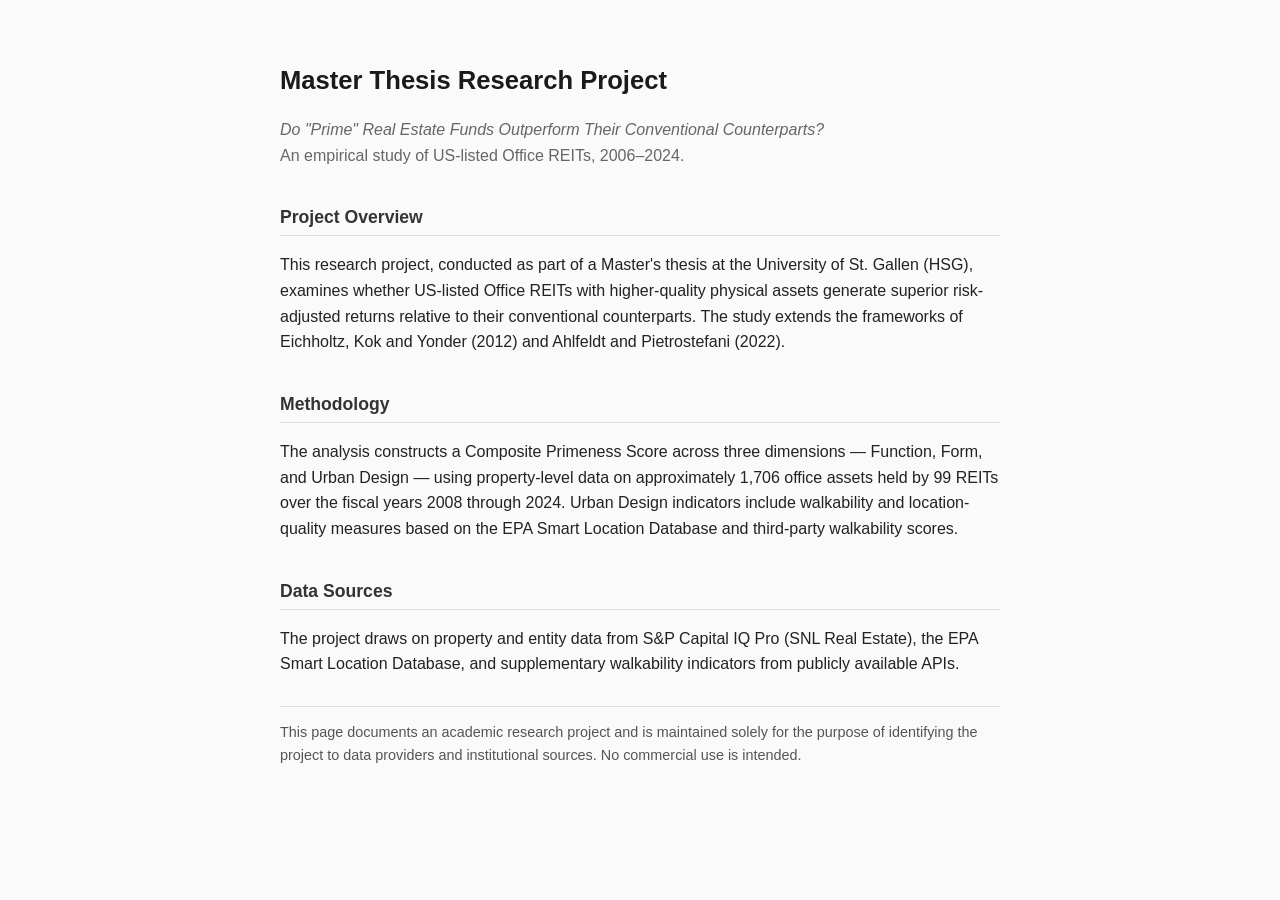
<file: index.html>
<!DOCTYPE html>
<html lang="en">
<head>
    <meta charset="UTF-8">
    <meta name="viewport" content="width=device-width, initial-scale=1.0">
    <title>Master Thesis Project — Alois Blum, University of St. Gallen</title>
    <style>
        body {
            font-family: -apple-system, BlinkMacSystemFont, "Segoe UI", Roboto, sans-serif;
            max-width: 720px;
            margin: 60px auto;
            padding: 0 24px;
            line-height: 1.6;
            color: #222;
            background: #fafafa;
        }
        h1 {
            font-size: 1.6em;
            margin-bottom: 0.2em;
            color: #1a1a1a;
        }
        h2 {
            font-size: 1.1em;
            margin-top: 2em;
            color: #333;
            border-bottom: 1px solid #ddd;
            padding-bottom: 4px;
        }
        .subtitle {
            color: #666;
            font-size: 1em;
            margin-bottom: 2em;
        }
        .meta {
            font-size: 0.9em;
            color: #555;
            margin-top: 2em;
            padding-top: 1em;
            border-top: 1px solid #ddd;
        }
        a { color: #0366d6; text-decoration: none; }
        a:hover { text-decoration: underline; }
    </style>
</head>
<body>
    <h1>Master Thesis Research Project</h1>
    <p class="subtitle">
        <em>Do "Prime" Real Estate Funds Outperform Their Conventional Counterparts?</em><br>
        An empirical study of US-listed Office REITs, 2006–2024.
    </p>

    <h2>Project Overview</h2>
    <p>
        This research project, conducted as part of a Master's thesis at the
        University of St. Gallen (HSG), examines whether US-listed Office REITs
        with higher-quality physical assets generate superior risk-adjusted returns
        relative to their conventional counterparts. The study extends the
        frameworks of Eichholtz, Kok and Yonder (2012) and Ahlfeldt and
        Pietrostefani (2022).
    </p>

    <h2>Methodology</h2>
    <p>
        The analysis constructs a Composite Primeness Score across three
        dimensions — Function, Form, and Urban Design — using property-level data
        on approximately 1,706 office assets held by 99 REITs over the fiscal
        years 2008 through 2024. Urban Design indicators include walkability and
        location-quality measures based on the EPA Smart Location Database and
        third-party walkability scores.
    </p>

    <h2>Data Sources</h2>
    <p>
        The project draws on property and entity data from S&amp;P Capital IQ Pro
        (SNL Real Estate), the EPA Smart Location Database, and supplementary
        walkability indicators from publicly available APIs.
    </p>

    <div class="meta">
        This page documents an academic research project and is maintained solely
        for the purpose of identifying the project to data providers and
        institutional sources. No commercial use is intended.
    </div>
</body>
</html>
</file>
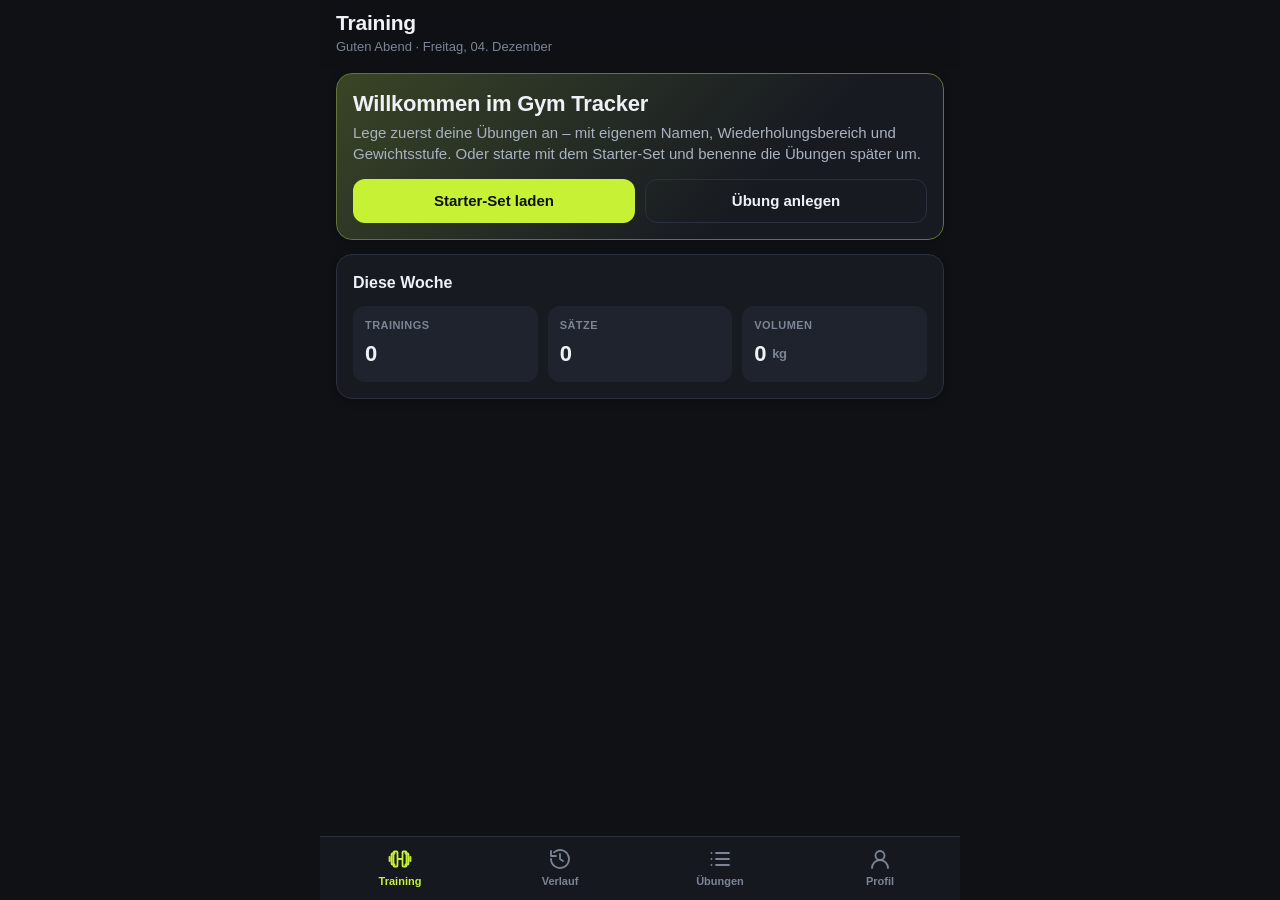
<file: gym/index.html>
<!DOCTYPE html>
<html lang="de" data-theme="dark">
<head>
  <meta charset="UTF-8">
  <meta name="viewport" content="width=device-width, initial-scale=1, viewport-fit=cover">
  <meta name="description" content="Gym Tracker: eigene Übungen, Sätze und Wiederholungen protokollieren und automatisch erfahren, wann und wie du das Gewicht steigern solltest.">
  <meta name="theme-color" content="#0f1115">
  <meta name="color-scheme" content="dark light">
  <meta name="apple-mobile-web-app-capable" content="yes">
  <meta name="mobile-web-app-capable" content="yes">
  <meta name="apple-mobile-web-app-status-bar-style" content="black-translucent">
  <meta name="apple-mobile-web-app-title" content="Gym Tracker">
  <title>Gym Tracker</title>
  <link rel="manifest" href="manifest.webmanifest">
  <link rel="icon" href="icons/icon.svg" type="image/svg+xml">
  <link rel="apple-touch-icon" href="icons/apple-touch-icon.png">
  <link rel="stylesheet" href="styles.css">
</head>
<body>
  <!-- Icon-Sprite (inline SVG, keine externen Abhängigkeiten) -->
  <svg width="0" height="0" style="position:absolute" aria-hidden="true">
    <defs>
      <symbol id="i-dumbbell" viewBox="0 0 24 24"><path d="M6.5 6.5h-2a1 1 0 0 0-1 1v9a1 1 0 0 0 1 1h2m11-11h2a1 1 0 0 1 1 1v9a1 1 0 0 1-1 1h-2M6.5 4.5h2a1 1 0 0 1 1 1v13a1 1 0 0 1-1 1h-2a1 1 0 0 1-1-1v-13a1 1 0 0 1 1-1zm11 0h-2a1 1 0 0 0-1 1v13a1 1 0 0 0 1 1h2a1 1 0 0 0 1-1v-13a1 1 0 0 0-1-1zM9.5 12h5M1.5 10v4m21-4v4" fill="none" stroke="currentColor" stroke-width="1.8" stroke-linecap="round" stroke-linejoin="round"/></symbol>
      <symbol id="i-history" viewBox="0 0 24 24"><path d="M3 12a9 9 0 1 0 3-6.7M3 4v5h5M12 7v5l3 2" fill="none" stroke="currentColor" stroke-width="1.8" stroke-linecap="round" stroke-linejoin="round"/></symbol>
      <symbol id="i-list" viewBox="0 0 24 24"><path d="M8 6h13M8 12h13M8 18h13M3.5 6h.01M3.5 12h.01M3.5 18h.01" fill="none" stroke="currentColor" stroke-width="1.8" stroke-linecap="round" stroke-linejoin="round"/></symbol>
      <symbol id="i-user" viewBox="0 0 24 24"><path d="M20 21a8 8 0 1 0-16 0M12 13a4.5 4.5 0 1 0 0-9 4.5 4.5 0 0 0 0 9z" fill="none" stroke="currentColor" stroke-width="1.8" stroke-linecap="round" stroke-linejoin="round"/></symbol>
      <symbol id="i-plus" viewBox="0 0 24 24"><path d="M12 5v14M5 12h14" fill="none" stroke="currentColor" stroke-width="2" stroke-linecap="round"/></symbol>
      <symbol id="i-check" viewBox="0 0 24 24"><path d="M5 12.5l4.5 4.5L19 7.5" fill="none" stroke="currentColor" stroke-width="2.4" stroke-linecap="round" stroke-linejoin="round"/></symbol>
      <symbol id="i-x" viewBox="0 0 24 24"><path d="M6 6l12 12M18 6L6 18" fill="none" stroke="currentColor" stroke-width="2" stroke-linecap="round"/></symbol>
      <symbol id="i-trash" viewBox="0 0 24 24"><path d="M4 7h16M10 11v6M14 11v6M6 7l1 13h10l1-13M9 7V4h6v3" fill="none" stroke="currentColor" stroke-width="1.8" stroke-linecap="round" stroke-linejoin="round"/></symbol>
      <symbol id="i-edit" viewBox="0 0 24 24"><path d="M4 20h4l10.5-10.5a2.1 2.1 0 0 0-3-3L5 17v3zM13.5 6.5l3 3" fill="none" stroke="currentColor" stroke-width="1.8" stroke-linecap="round" stroke-linejoin="round"/></symbol>
      <symbol id="i-chevron-left" viewBox="0 0 24 24"><path d="M15 5l-7 7 7 7" fill="none" stroke="currentColor" stroke-width="2" stroke-linecap="round" stroke-linejoin="round"/></symbol>
      <symbol id="i-chevron-down" viewBox="0 0 24 24"><path d="M5 9l7 7 7-7" fill="none" stroke="currentColor" stroke-width="2" stroke-linecap="round" stroke-linejoin="round"/></symbol>
      <symbol id="i-play" viewBox="0 0 24 24"><path d="M7 5v14l11-7z" fill="currentColor"/></symbol>
      <symbol id="i-timer" viewBox="0 0 24 24"><path d="M12 21a8 8 0 1 0 0-16 8 8 0 0 0 0 16zM12 9v4l2.5 1.5M9 2h6M19 5l1.5-1.5" fill="none" stroke="currentColor" stroke-width="1.8" stroke-linecap="round" stroke-linejoin="round"/></symbol>
      <symbol id="i-search" viewBox="0 0 24 24"><path d="M10.5 18a7.5 7.5 0 1 0 0-15 7.5 7.5 0 0 0 0 15zM21 21l-5-5" fill="none" stroke="currentColor" stroke-width="2" stroke-linecap="round"/></symbol>
      <symbol id="i-download" viewBox="0 0 24 24"><path d="M12 4v11m0 0l-4-4m4 4l4-4M5 19h14" fill="none" stroke="currentColor" stroke-width="1.8" stroke-linecap="round" stroke-linejoin="round"/></symbol>
      <symbol id="i-upload" viewBox="0 0 24 24"><path d="M12 15V4m0 0L8 8m4-4l4 4M5 19h14" fill="none" stroke="currentColor" stroke-width="1.8" stroke-linecap="round" stroke-linejoin="round"/></symbol>
      <symbol id="i-trend-up" viewBox="0 0 24 24"><path d="M3 17l6-6 4 4 8-8M15 7h6v6" fill="none" stroke="currentColor" stroke-width="2" stroke-linecap="round" stroke-linejoin="round"/></symbol>
      <symbol id="i-trend-down" viewBox="0 0 24 24"><path d="M3 7l6 6 4-4 8 8M15 17h6v-6" fill="none" stroke="currentColor" stroke-width="2" stroke-linecap="round" stroke-linejoin="round"/></symbol>
      <symbol id="i-trend-flat" viewBox="0 0 24 24"><path d="M4 12h16M16 8l4 4-4 4" fill="none" stroke="currentColor" stroke-width="2" stroke-linecap="round" stroke-linejoin="round"/></symbol>
      <symbol id="i-flame" viewBox="0 0 24 24"><path d="M12 22c4.4 0 7-2.9 7-7 0-3.5-2-6-3.5-7.5 0 2.5-1.5 3.5-2.5 3.5.5-3-1-6.5-4-8 .3 3-1 4.5-2.5 6.3C5.2 10.9 5 12.6 5 15c0 4.1 2.6 7 7 7z" fill="none" stroke="currentColor" stroke-width="1.8" stroke-linejoin="round"/></symbol>
      <symbol id="i-trophy" viewBox="0 0 24 24"><path d="M8 21h8M12 17v4M7 4h10v5a5 5 0 0 1-10 0V4zM7 6H4v2a3 3 0 0 0 3 3M17 6h3v2a3 3 0 0 1-3 3" fill="none" stroke="currentColor" stroke-width="1.8" stroke-linecap="round" stroke-linejoin="round"/></symbol>
      <symbol id="i-info" viewBox="0 0 24 24"><path d="M12 21a9 9 0 1 0 0-18 9 9 0 0 0 0 18zM12 11v5M12 8h.01" fill="none" stroke="currentColor" stroke-width="1.8" stroke-linecap="round"/></symbol>
      <symbol id="i-more" viewBox="0 0 24 24"><path d="M12 6h.01M12 12h.01M12 18h.01" fill="none" stroke="currentColor" stroke-width="3" stroke-linecap="round"/></symbol>
      <symbol id="i-arrow-up" viewBox="0 0 24 24"><path d="M12 19V5m0 0l-6 6m6-6l6 6" fill="none" stroke="currentColor" stroke-width="2" stroke-linecap="round" stroke-linejoin="round"/></symbol>
      <symbol id="i-arrow-down" viewBox="0 0 24 24"><path d="M12 5v14m0 0l-6-6m6 6l6-6" fill="none" stroke="currentColor" stroke-width="2" stroke-linecap="round" stroke-linejoin="round"/></symbol>
      <symbol id="i-sun" viewBox="0 0 24 24"><path d="M12 17a5 5 0 1 0 0-10 5 5 0 0 0 0 10zM12 2v2m0 16v2M2 12h2m16 0h2M4.9 4.9l1.4 1.4m11.4 11.4l1.4 1.4M4.9 19.1l1.4-1.4m11.4-11.4l1.4-1.4" fill="none" stroke="currentColor" stroke-width="1.8" stroke-linecap="round"/></symbol>
      <symbol id="i-cloud" viewBox="0 0 24 24"><path d="M7 18h10a4 4 0 0 0 .6-7.95A6 6 0 0 0 6.2 9.1 4.5 4.5 0 0 0 7 18z" fill="none" stroke="currentColor" stroke-width="1.8" stroke-linejoin="round"/></symbol>
      <symbol id="i-cloud-off" viewBox="0 0 24 24"><path d="M7 18h10a4 4 0 0 0 .6-7.95A6 6 0 0 0 6.2 9.1 4.5 4.5 0 0 0 7 18zM4 4l16 16" fill="none" stroke="currentColor" stroke-width="1.8" stroke-linejoin="round" stroke-linecap="round"/></symbol>
      <symbol id="i-refresh" viewBox="0 0 24 24"><path d="M20 12a8 8 0 0 1-14.5 4.6M4 12a8 8 0 0 1 14.5-4.6M18 4v4h-4M6 20v-4h4" fill="none" stroke="currentColor" stroke-width="1.8" stroke-linecap="round" stroke-linejoin="round"/></symbol>
      <symbol id="i-smartphone" viewBox="0 0 24 24"><path d="M8 3h8a2 2 0 0 1 2 2v14a2 2 0 0 1-2 2H8a2 2 0 0 1-2-2V5a2 2 0 0 1 2-2zM11 18h2" fill="none" stroke="currentColor" stroke-width="1.8" stroke-linecap="round" stroke-linejoin="round"/></symbol>
      <symbol id="i-external" viewBox="0 0 24 24"><path d="M14 4h6v6M20 4l-9 9M18 14v5a1 1 0 0 1-1 1H5a1 1 0 0 1-1-1V7a1 1 0 0 1 1-1h5" fill="none" stroke="currentColor" stroke-width="1.8" stroke-linecap="round" stroke-linejoin="round"/></symbol>
      <symbol id="i-eye" viewBox="0 0 24 24"><path d="M2 12s3.5-6 10-6 10 6 10 6-3.5 6-10 6-10-6-10-6zM12 15a3 3 0 1 0 0-6 3 3 0 0 0 0 6z" fill="none" stroke="currentColor" stroke-width="1.8" stroke-linejoin="round"/></symbol>
      <symbol id="i-moon" viewBox="0 0 24 24"><path d="M20 14.5A8 8 0 0 1 9.5 4a8 8 0 1 0 10.5 10.5z" fill="none" stroke="currentColor" stroke-width="1.8" stroke-linejoin="round"/></symbol>
    </defs>
  </svg>

  <div id="app" class="app">
    <header id="topbar" class="topbar"></header>
    <main id="view" class="view" aria-live="polite"></main>
    <div id="rest-timer" class="rest-timer" hidden></div>
    <nav id="tabbar" class="tabbar" aria-label="Hauptmenü"></nav>
  </div>

  <div id="modal-root"></div>
  <div id="toast-root" class="toast-root" aria-live="assertive"></div>

  <script src="progression.js"></script>
  <script src="sync.js"></script>
  <script src="app.js"></script>
</body>
</html>
</file>
<file: gym/styles.css>
/* ===== Gym Tracker – Stylesheet ===== */

:root {
  --font: -apple-system, BlinkMacSystemFont, "Segoe UI", Roboto, "Helvetica Neue", Arial, sans-serif;
  --radius: 16px;
  --radius-sm: 12px;
  --tab-h: 64px;
  --max-w: 640px;

  --bg: #0f1115;
  --surface: #171a21;
  --surface-2: #1f232d;
  --surface-3: #282d39;
  --border: #2a303c;
  --text: #eef1f6;
  --text-2: #aab2c0;
  --muted: #7c8595;

  --accent: #c6f135;
  --accent-ink: #0f1115;
  --accent-text: #c6f135;
  --accent-soft: rgba(198, 241, 53, 0.14);

  --success: #3ddc84;
  --warning: #f5b841;
  --danger: #ff5c6c;
  --info: #5aa9ff;

  --shadow: 0 8px 24px rgba(0, 0, 0, 0.35);
  --shadow-sm: 0 2px 8px rgba(0, 0, 0, 0.25);
}

:root[data-theme="light"] {
  --bg: #f3f4f7;
  --surface: #ffffff;
  --surface-2: #f4f5f8;
  --surface-3: #e9ebf0;
  --border: #e1e4ea;
  --text: #15181e;
  --text-2: #4a5160;
  --muted: #778092;

  --accent: #a8dd00;
  --accent-ink: #11140a;
  --accent-text: #4d7c0f;
  --accent-soft: rgba(132, 204, 22, 0.16);

  --success: #15a35a;
  --warning: #b86e00;
  --danger: #d92d3f;
  --info: #1f6fd6;

  --shadow: 0 6px 20px rgba(20, 24, 32, 0.08);
  --shadow-sm: 0 1px 4px rgba(20, 24, 32, 0.08);
}

/* ===== Basis ===== */
* { box-sizing: border-box; }
html { -webkit-text-size-adjust: 100%; }
body {
  margin: 0;
  font-family: var(--font);
  font-size: 15px;
  line-height: 1.45;
  color: var(--text);
  background: var(--bg);
  -webkit-font-smoothing: antialiased;
  overscroll-behavior-y: contain;
}
body.modal-open { overflow: hidden; }
button, input, select, textarea { font: inherit; color: inherit; }
button { cursor: pointer; }
h1, h2, h3, h4 { margin: 0; line-height: 1.25; letter-spacing: -0.01em; }
p { margin: 0; }
svg { width: 20px; height: 20px; flex-shrink: 0; }
:focus-visible { outline: 2px solid var(--accent); outline-offset: 2px; }
[hidden] { display: none !important; }

.app {
  max-width: var(--max-w);
  margin: 0 auto;
  min-height: 100dvh;
  padding-bottom: calc(var(--tab-h) + env(safe-area-inset-bottom) + 24px);
}

/* ===== Kopfzeile ===== */
.topbar {
  position: sticky;
  top: 0;
  z-index: 20;
  display: flex;
  align-items: center;
  gap: 10px;
  min-height: 60px;
  padding: calc(10px + env(safe-area-inset-top)) 16px 10px;
  background: color-mix(in srgb, var(--bg) 86%, transparent);
  backdrop-filter: blur(14px);
  -webkit-backdrop-filter: blur(14px);
}
.topbar h1 { font-size: 21px; font-weight: 800; }
.topbar .sub { font-size: 13px; color: var(--muted); margin-top: 2px; }
.topbar .grow { flex: 1; min-width: 0; }
.topbar h1.clickable { cursor: pointer; }
.topbar h1 .truncate { display: block; overflow: hidden; text-overflow: ellipsis; white-space: nowrap; }

/* ===== Inhalt ===== */
.view {
  display: flex;
  flex-direction: column;
  gap: 14px;
  padding: 6px 16px 24px;
}
.section-title {
  display: flex;
  align-items: center;
  justify-content: space-between;
  font-size: 13px;
  font-weight: 700;
  text-transform: uppercase;
  letter-spacing: 0.05em;
  color: var(--muted);
  margin: 6px 0 -4px;
}
.section-title .link { text-transform: none; letter-spacing: 0; }

.card {
  background: var(--surface);
  border: 1px solid var(--border);
  border-radius: var(--radius);
  padding: 16px;
  box-shadow: var(--shadow-sm);
}
.card-title {
  display: flex;
  align-items: center;
  justify-content: space-between;
  gap: 10px;
  font-size: 16px;
  font-weight: 700;
  margin-bottom: 12px;
}
.card-title .meta { font-size: 13px; font-weight: 500; color: var(--muted); }
.card.hero {
  background: linear-gradient(135deg, color-mix(in srgb, var(--accent) 20%, var(--surface)), var(--surface) 70%);
  border-color: color-mix(in srgb, var(--accent) 35%, var(--border));
}
.hero h2 { font-size: 22px; font-weight: 800; margin-bottom: 4px; }
.hero p { color: var(--text-2); margin-bottom: 14px; }

/* ===== Buttons ===== */
.btn {
  display: inline-flex;
  align-items: center;
  justify-content: center;
  gap: 8px;
  min-height: 44px;
  padding: 0 16px;
  border-radius: var(--radius-sm);
  border: 1px solid transparent;
  background: var(--surface-2);
  color: var(--text);
  font-weight: 600;
  font-size: 15px;
  text-decoration: none;
  transition: transform 0.08s ease, background 0.15s ease, opacity 0.15s ease;
  -webkit-tap-highlight-color: transparent;
  white-space: nowrap;
}
.btn:active { transform: scale(0.98); }
.btn:disabled { opacity: 0.5; cursor: not-allowed; }
.btn-primary { background: var(--accent); color: var(--accent-ink); }
.btn-ghost { background: transparent; border-color: var(--border); }
.btn-success { background: var(--success); color: #06281a; }
.btn-danger { background: transparent; border-color: color-mix(in srgb, var(--danger) 45%, transparent); color: var(--danger); }
.btn-block { width: 100%; }
.btn-sm { min-height: 36px; padding: 0 12px; font-size: 13px; border-radius: 10px; }
.btn-sm svg { width: 16px; height: 16px; }
.btn-icon { width: 40px; height: 40px; min-height: 0; padding: 0; border-radius: 50%; background: transparent; }
.btn-icon:hover { background: var(--surface-2); }
.btn-row { display: flex; gap: 10px; }
.btn-row > .btn { flex: 1; }
.link {
  background: none;
  border: 0;
  padding: 0;
  color: var(--accent-text);
  font-weight: 600;
  font-size: 14px;
  cursor: pointer;
  display: inline-flex;
  align-items: center;
  gap: 4px;
}
.link svg { width: 16px; height: 16px; }
a.link { text-decoration: none; }
.rules a.link { font-size: inherit; }

/* ===== Formulare ===== */
.field { margin-bottom: 14px; }
.field:last-child { margin-bottom: 0; }
.field label, .label {
  display: block;
  font-size: 12px;
  font-weight: 700;
  text-transform: uppercase;
  letter-spacing: 0.04em;
  color: var(--muted);
  margin-bottom: 6px;
}
.field .hint { font-size: 12px; color: var(--muted); margin-top: 6px; }
.input, select.input, textarea.input {
  width: 100%;
  min-width: 0;
  min-height: 46px;
  padding: 10px 12px;
  border-radius: var(--radius-sm);
  border: 1px solid var(--border);
  background: var(--surface-2);
  color: var(--text);
  font-size: 16px;
  appearance: none;
  -webkit-appearance: none;
}
textarea.input { min-height: 72px; resize: vertical; }
select.input {
  background-image: linear-gradient(45deg, transparent 50%, var(--muted) 50%), linear-gradient(135deg, var(--muted) 50%, transparent 50%);
  background-position: calc(100% - 18px) 50%, calc(100% - 13px) 50%;
  background-size: 5px 5px, 5px 5px;
  background-repeat: no-repeat;
  padding-right: 36px;
}
.input::placeholder { color: var(--muted); opacity: 0.8; }
.row { display: grid; grid-template-columns: 1fr 1fr; gap: 12px; }
.row-3 { display: grid; grid-template-columns: 1fr 1fr 1fr; gap: 12px; }
.row > *, .row-3 > *, .tiles > *, .btn-row > * { min-width: 0; }
.switch {
  display: flex;
  align-items: center;
  justify-content: space-between;
  gap: 12px;
  padding: 10px 0;
}
.switch .switch-text { font-weight: 600; }
.switch .switch-sub { font-size: 12px; color: var(--muted); font-weight: 400; }
.toggle {
  position: relative;
  width: 48px;
  height: 28px;
  border-radius: 999px;
  border: 0;
  background: var(--surface-3);
  transition: background 0.2s;
  flex-shrink: 0;
}
.toggle::after {
  content: "";
  position: absolute;
  top: 3px;
  left: 3px;
  width: 22px;
  height: 22px;
  border-radius: 50%;
  background: #fff;
  box-shadow: 0 1px 3px rgba(0, 0, 0, 0.3);
  transition: transform 0.2s;
}
.toggle.on { background: var(--accent); }
.toggle.on::after { transform: translateX(20px); }

.search {
  position: relative;
}
.search svg { position: absolute; left: 12px; top: 50%; transform: translateY(-50%); color: var(--muted); }
.search .input { padding-left: 40px; }

.chips { display: flex; gap: 8px; flex-wrap: wrap; }
.chips.scroll { flex-wrap: nowrap; overflow-x: auto; padding-bottom: 4px; margin: 0 -16px; padding-left: 16px; padding-right: 16px; scrollbar-width: none; }
.chips.scroll::-webkit-scrollbar { display: none; }
.chip {
  display: inline-flex;
  align-items: center;
  gap: 6px;
  padding: 7px 13px;
  border-radius: 999px;
  border: 1px solid var(--border);
  background: var(--surface);
  color: var(--text-2);
  font-size: 13px;
  font-weight: 600;
  white-space: nowrap;
  cursor: pointer;
}
.chip.active { background: var(--accent-soft); color: var(--accent-text); border-color: color-mix(in srgb, var(--accent) 50%, transparent); }
.chip.static { cursor: default; }

.seg { display: inline-flex; flex-wrap: wrap; max-width: 100%; background: var(--surface-2); border-radius: 10px; padding: 3px; gap: 2px; }
.seg button {
  border: 0;
  background: none;
  padding: 6px 12px;
  border-radius: 8px;
  font-size: 13px;
  font-weight: 600;
  color: var(--muted);
}
.seg button.active { background: var(--surface); color: var(--text); box-shadow: var(--shadow-sm); }

/* ===== Listen ===== */
.list { display: flex; flex-direction: column; gap: 8px; }
.item {
  display: flex;
  align-items: center;
  gap: 12px;
  width: 100%;
  padding: 12px 14px;
  background: var(--surface);
  border: 1px solid var(--border);
  border-radius: 14px;
  text-align: left;
  color: inherit;
  -webkit-tap-highlight-color: transparent;
}
button.item { cursor: pointer; }
button.item:active { transform: scale(0.99); }
.item .grow { flex: 1; min-width: 0; }
.item-title { font-weight: 700; overflow: hidden; text-overflow: ellipsis; white-space: nowrap; }
.item-sub { font-size: 13px; color: var(--muted); margin-top: 2px; }
.item .right { text-align: right; font-size: 13px; color: var(--text-2); font-variant-numeric: tabular-nums; }
.item.selected { border-color: color-mix(in srgb, var(--accent) 60%, transparent); background: var(--accent-soft); }
.avatar {
  width: 40px;
  height: 40px;
  border-radius: 12px;
  display: grid;
  place-items: center;
  background: var(--surface-2);
  color: var(--accent-text);
  font-weight: 800;
  font-size: 14px;
  flex-shrink: 0;
}
.checkbox {
  width: 26px;
  height: 26px;
  border-radius: 8px;
  border: 2px solid var(--border);
  display: grid;
  place-items: center;
  color: var(--accent-ink);
  flex-shrink: 0;
}
.checkbox svg { width: 16px; height: 16px; opacity: 0; }
.item.selected .checkbox { background: var(--accent); border-color: var(--accent); }
.item.selected .checkbox svg { opacity: 1; }

/* ===== Kacheln ===== */
.tiles { display: grid; grid-template-columns: repeat(auto-fit, minmax(110px, 1fr)); gap: 10px; }
.tiles-4 { grid-template-columns: repeat(2, 1fr); }
@media (min-width: 560px) { .tiles-4 { grid-template-columns: repeat(4, 1fr); } }
.tile { background: var(--surface-2); border-radius: 12px; padding: 12px; min-width: 0; }
.tile-label { font-size: 11px; font-weight: 700; text-transform: uppercase; letter-spacing: 0.04em; color: var(--muted); }
.tile-value { font-size: 22px; font-weight: 800; letter-spacing: -0.02em; margin-top: 4px; font-variant-numeric: tabular-nums; display: flex; align-items: center; gap: 6px; }
.tile-value .unit { font-size: 13px; font-weight: 600; color: var(--muted); }
.tile-sub { font-size: 12px; color: var(--muted); margin-top: 2px; }

.bar { height: 6px; border-radius: 3px; background: var(--surface-3); overflow: hidden; }
.bar > i { display: block; height: 100%; background: var(--accent); border-radius: 3px; transition: width 0.3s ease; }

/* ===== Empfehlung ===== */
.tone-success { --tone: var(--success); }
.tone-warning { --tone: var(--warning); }
.tone-danger { --tone: var(--danger); }
.tone-info { --tone: var(--info); }
.rec {
  display: flex;
  gap: 12px;
  padding: 12px;
  border-radius: 12px;
  background: color-mix(in srgb, var(--tone) 12%, transparent);
  border: 1px solid color-mix(in srgb, var(--tone) 35%, transparent);
}
.rec-icon {
  width: 36px;
  height: 36px;
  border-radius: 10px;
  display: grid;
  place-items: center;
  background: color-mix(in srgb, var(--tone) 22%, transparent);
  color: var(--tone);
  flex-shrink: 0;
}
.rec-body { flex: 1; min-width: 0; }
.rec-label { font-size: 12px; font-weight: 700; text-transform: uppercase; letter-spacing: 0.04em; color: var(--tone); }
.rec-main { font-size: 20px; font-weight: 800; letter-spacing: -0.02em; margin: 2px 0 4px; font-variant-numeric: tabular-nums; }
.rec-main .delta { font-size: 14px; font-weight: 700; color: var(--tone); margin-left: 6px; }
.rec-text { font-size: 13px; color: var(--text-2); line-height: 1.45; }
.rec-text + .rec-text { margin-top: 4px; }
.rec .bar { margin-top: 10px; }
.rec.compact { padding: 10px 12px; }
.rec.compact .rec-main { font-size: 17px; }

.badge {
  display: inline-flex;
  align-items: center;
  gap: 4px;
  padding: 3px 9px;
  border-radius: 999px;
  font-size: 11px;
  font-weight: 700;
  background: color-mix(in srgb, var(--tone, var(--muted)) 18%, transparent);
  color: var(--tone, var(--text-2));
  white-space: nowrap;
}
.badge svg { width: 13px; height: 13px; }
.badge[hidden] { display: none; }
.card.rec { display: flex; }

/* ===== Training: Übungskarte ===== */
.exercise-card { padding: 14px; }
.exercise-head { display: flex; align-items: flex-start; gap: 8px; margin-bottom: 10px; }
.exercise-head .grow { flex: 1; min-width: 0; }
.exercise-head h3 { font-size: 17px; font-weight: 800; }
.exercise-head .meta { font-size: 12px; color: var(--muted); margin-top: 2px; }
.menu-wrap { position: relative; }
.menu {
  position: absolute;
  right: 0;
  top: 44px;
  min-width: 220px;
  padding: 6px;
  background: var(--surface-3);
  border: 1px solid var(--border);
  border-radius: 12px;
  box-shadow: var(--shadow);
  z-index: 15;
}
.menu button {
  display: flex;
  align-items: center;
  gap: 10px;
  width: 100%;
  padding: 10px 12px;
  border: 0;
  border-radius: 8px;
  background: none;
  color: var(--text);
  text-align: left;
  font-weight: 600;
  font-size: 14px;
}
.menu button:hover { background: var(--surface-2); }
.menu button.danger { color: var(--danger); }
.menu svg { width: 18px; height: 18px; color: var(--muted); }
.menu button.danger svg { color: var(--danger); }

.sets { --set-cols: 36px 1.1fr 1fr 1fr 44px; margin-top: 12px; }
.sets.with-rpe { --set-cols: 36px 1.1fr 1fr 1fr 0.8fr 44px; }
.sets-head, .set-row {
  display: grid;
  grid-template-columns: var(--set-cols);
  gap: 8px;
  align-items: center;
}
.sets-head {
  font-size: 11px;
  font-weight: 700;
  text-transform: uppercase;
  letter-spacing: 0.04em;
  color: var(--muted);
  text-align: center;
  padding: 0 0 6px;
}
.sets-head span:first-child { text-align: left; }
.set-row { padding: 4px 0; border-radius: 10px; }
.set-row.done { background: color-mix(in srgb, var(--success) 10%, transparent); }
.set-row.done .set-input { background: transparent; border-color: transparent; color: var(--text-2); }
.set-num {
  width: 32px;
  height: 32px;
  border-radius: 10px;
  background: var(--surface-2);
  display: grid;
  place-items: center;
  font-weight: 800;
  font-size: 13px;
  color: var(--text-2);
  margin-left: 2px;
}
.set-num.warmup { color: var(--warning); background: color-mix(in srgb, var(--warning) 15%, transparent); }
.set-prev { font-size: 13px; color: var(--muted); text-align: center; font-variant-numeric: tabular-nums; white-space: nowrap; overflow: hidden; text-overflow: ellipsis; }
.set-prev.target { color: var(--text-2); }
.set-input {
  width: 100%;
  min-height: 40px;
  padding: 0 6px;
  text-align: center;
  border-radius: 10px;
  border: 1px solid var(--border);
  background: var(--surface-2);
  color: var(--text);
  font-size: 16px;
  font-weight: 700;
  font-variant-numeric: tabular-nums;
}
.set-done {
  width: 40px;
  height: 40px;
  border-radius: 10px;
  border: 1px solid var(--border);
  background: var(--surface-2);
  color: var(--muted);
  display: grid;
  place-items: center;
  justify-self: end;
  margin-right: 2px;
}
.set-done.on { background: var(--success); border-color: var(--success); color: #06281a; }
.set-actions { display: flex; gap: 8px; margin-top: 10px; }
.set-actions .btn { flex: 1; }
.note-field { margin-top: 10px; }

/* ===== Verlauf ===== */
.workout-card .sets-summary { display: flex; flex-wrap: wrap; gap: 6px; margin-top: 6px; }
.pill {
  display: inline-block;
  padding: 3px 8px;
  border-radius: 8px;
  background: var(--surface-2);
  font-size: 12px;
  font-weight: 600;
  color: var(--text-2);
  font-variant-numeric: tabular-nums;
}
.pill.warm { color: var(--warning); }
.workout-entry { padding: 10px 0; border-top: 1px solid var(--border); }
.workout-entry:first-child { border-top: 0; }
.workout-entry .name { font-weight: 700; display: flex; align-items: center; gap: 8px; }
.chev { transition: transform 0.2s; color: var(--muted); }
.chev.open { transform: rotate(180deg); }

.heatmap {
  display: grid;
  grid-auto-flow: column;
  grid-template-rows: repeat(7, 1fr);
  grid-template-columns: repeat(12, 1fr);
  gap: 4px;
}
.hm-cell { aspect-ratio: 1; border-radius: 4px; background: var(--surface-3); }
.hm-cell.l1 { background: color-mix(in srgb, var(--accent) 55%, var(--surface-3)); }
.hm-cell.l2 { background: var(--accent); }
.hm-cell.today { outline: 2px solid var(--text-2); outline-offset: -2px; }
.hm-legend { display: flex; align-items: center; gap: 6px; font-size: 11px; color: var(--muted); margin-top: 8px; justify-content: flex-end; }
.hm-legend .hm-cell { width: 12px; height: 12px; aspect-ratio: auto; }

/* ===== Diagramm ===== */
.chart-wrap { position: relative; margin-top: 8px; }
.chart { width: 100%; height: auto; display: block; touch-action: pan-y; }
.chart text { fill: var(--muted); font-size: 11px; font-family: var(--font); font-variant-numeric: tabular-nums; }
.chart .grid { stroke: var(--border); stroke-width: 1; }
.chart .line { fill: none; stroke: var(--accent); stroke-width: 2; stroke-linejoin: round; stroke-linecap: round; }
.chart .area { fill: var(--accent); opacity: 0.08; }
.chart .dot { fill: var(--accent); stroke: var(--surface); stroke-width: 2; }
.chart .dot.hot { r: 6; }
.chart .cursor { stroke: var(--text-2); stroke-width: 1; stroke-dasharray: 3 3; }
.chart-tip {
  position: absolute;
  pointer-events: none;
  background: var(--surface-3);
  border: 1px solid var(--border);
  border-radius: 8px;
  padding: 6px 10px;
  font-size: 12px;
  line-height: 1.3;
  white-space: nowrap;
  box-shadow: var(--shadow);
  transform: translate(-50%, calc(-100% - 10px));
  z-index: 5;
}
.chart-tip b { font-variant-numeric: tabular-nums; }

/* ===== Tabs (unten) ===== */
.tabbar {
  position: fixed;
  bottom: 0;
  left: 50%;
  transform: translateX(-50%);
  width: 100%;
  max-width: var(--max-w);
  height: calc(var(--tab-h) + env(safe-area-inset-bottom));
  padding-bottom: env(safe-area-inset-bottom);
  display: grid;
  grid-template-columns: repeat(4, 1fr);
  background: color-mix(in srgb, var(--surface) 92%, transparent);
  backdrop-filter: blur(14px);
  -webkit-backdrop-filter: blur(14px);
  border-top: 1px solid var(--border);
  z-index: 25;
}
.tab {
  display: flex;
  flex-direction: column;
  align-items: center;
  justify-content: center;
  gap: 3px;
  border: 0;
  background: none;
  color: var(--muted);
  font-size: 11px;
  font-weight: 700;
  -webkit-tap-highlight-color: transparent;
  position: relative;
}
.tab svg { width: 24px; height: 24px; }
.tab.active { color: var(--accent-text); }
.tab .dot {
  position: absolute;
  top: 8px;
  right: calc(50% - 18px);
  width: 8px;
  height: 8px;
  border-radius: 50%;
  background: var(--danger);
}

/* ===== Ruhe-Timer ===== */
.rest-timer {
  position: fixed;
  left: 50%;
  transform: translateX(-50%);
  bottom: calc(var(--tab-h) + env(safe-area-inset-bottom) + 10px);
  width: calc(100% - 24px);
  max-width: calc(var(--max-w) - 24px);
  z-index: 30;
  display: flex;
  align-items: center;
  gap: 10px;
  padding: 10px 12px;
  background: var(--surface-3);
  border: 1px solid var(--border);
  border-radius: 16px;
  box-shadow: var(--shadow);
  animation: slide-up-centered 0.2s ease;
}
.rest-timer .rest-time { font-size: 24px; font-weight: 800; font-variant-numeric: tabular-nums; min-width: 68px; letter-spacing: -0.02em; }
.rest-timer .rest-label { font-size: 11px; color: var(--muted); font-weight: 700; text-transform: uppercase; letter-spacing: 0.04em; }
.rest-timer .grow { flex: 1; min-width: 0; }
.rest-timer .bar { margin-top: 4px; }
.rest-timer .btn-sm { min-height: 34px; padding: 0 10px; }

/* ===== Modal ===== */
.modal-backdrop {
  position: fixed;
  inset: 0;
  z-index: 50;
  background: rgba(0, 0, 0, 0.55);
  display: flex;
  align-items: flex-end;
  justify-content: center;
  animation: fade 0.15s ease;
}
.modal {
  width: 100%;
  max-width: var(--max-w);
  max-height: 92dvh;
  display: flex;
  flex-direction: column;
  background: var(--surface);
  border-radius: 20px 20px 0 0;
  box-shadow: var(--shadow);
  animation: slide-up 0.22s ease;
}
.modal-head {
  display: flex;
  align-items: center;
  gap: 10px;
  padding: 14px 10px 12px 18px;
  border-bottom: 1px solid var(--border);
}
.modal-head h2 { font-size: 17px; font-weight: 800; flex: 1; }
.modal-head, .modal-foot { flex-shrink: 0; }
.modal-body { flex: 1 1 auto; min-height: 0; padding: 16px 18px; overflow-y: auto; -webkit-overflow-scrolling: touch; }
.modal-foot {
  display: flex;
  flex-wrap: wrap;
  gap: 10px;
  padding: 12px 18px calc(12px + env(safe-area-inset-bottom));
  border-top: 1px solid var(--border);
}
.modal-foot .btn { flex: 1 1 auto; min-width: 0; }
.modal-text { color: var(--text-2); line-height: 1.5; }

/* ===== Toast ===== */
.toast-root {
  position: fixed;
  left: 50%;
  transform: translateX(-50%);
  bottom: calc(var(--tab-h) + env(safe-area-inset-bottom) + 86px);
  z-index: 60;
  display: flex;
  flex-direction: column;
  gap: 8px;
  pointer-events: none;
  width: calc(100% - 32px);
  max-width: 420px;
}
.toast {
  --tone: var(--info);
  background: var(--surface-3);
  color: var(--text);
  border: 1px solid var(--border);
  border-left: 3px solid var(--tone);
  padding: 10px 14px;
  border-radius: 12px;
  box-shadow: var(--shadow);
  font-size: 14px;
  font-weight: 600;
  animation: fade 0.15s ease;
}

/* ===== Diverses ===== */
.empty { text-align: center; padding: 28px 16px; color: var(--muted); }
.empty svg { width: 44px; height: 44px; opacity: 0.5; margin-bottom: 10px; }
.empty h3 { color: var(--text); font-size: 16px; margin-bottom: 6px; }
.empty p { font-size: 14px; margin-bottom: 14px; }
.empty.small { padding: 16px; font-size: 13px; }
.muted { color: var(--muted); }
.small { font-size: 13px; }
.tnum { font-variant-numeric: tabular-nums; }
.nowrap { white-space: nowrap; }
.flex { display: flex; align-items: center; gap: 8px; min-width: 0; }
.between { display: flex; align-items: center; justify-content: space-between; gap: 8px; }
.wrap { flex-wrap: wrap; }
.mt { margin-top: 12px; }
.mt-sm { margin-top: 8px; }
.mb { margin-bottom: 12px; }
.stack { display: flex; flex-direction: column; gap: 10px; }
.divider { height: 1px; background: var(--border); margin: 12px 0; }
.rules { padding-left: 18px; margin: 0; color: var(--text-2); font-size: 14px; line-height: 1.55; }
.rules li { margin-bottom: 8px; }
.rules b { color: var(--text); }
.pr-list .item { border-color: color-mix(in srgb, var(--warning) 40%, var(--border)); }
.version { text-align: center; font-size: 12px; color: var(--muted); padding: 8px 0 0; }
.sortable { display: flex; align-items: center; gap: 8px; padding: 8px 10px; background: var(--surface-2); border-radius: 10px; }
.sortable .grow { flex: 1; min-width: 0; font-weight: 600; overflow: hidden; text-overflow: ellipsis; white-space: nowrap; }
.sortable .btn-icon { width: 34px; height: 34px; }

@keyframes slide-up { from { transform: translateY(24px); opacity: 0; } to { transform: translateY(0); opacity: 1; } }
@keyframes fade { from { opacity: 0; } to { opacity: 1; } }
@keyframes slide-up-centered { from { transform: translate(-50%, 24px); opacity: 0; } to { transform: translate(-50%, 0); opacity: 1; } }

@media (min-width: 680px) {
  .modal-backdrop { align-items: center; padding: 24px; }
  .modal { border-radius: 20px; max-height: 88vh; }
  .rest-timer { animation: none; }
}

@media (prefers-reduced-motion: reduce) {
  * { animation: none !important; transition: none !important; }
}
</file>
